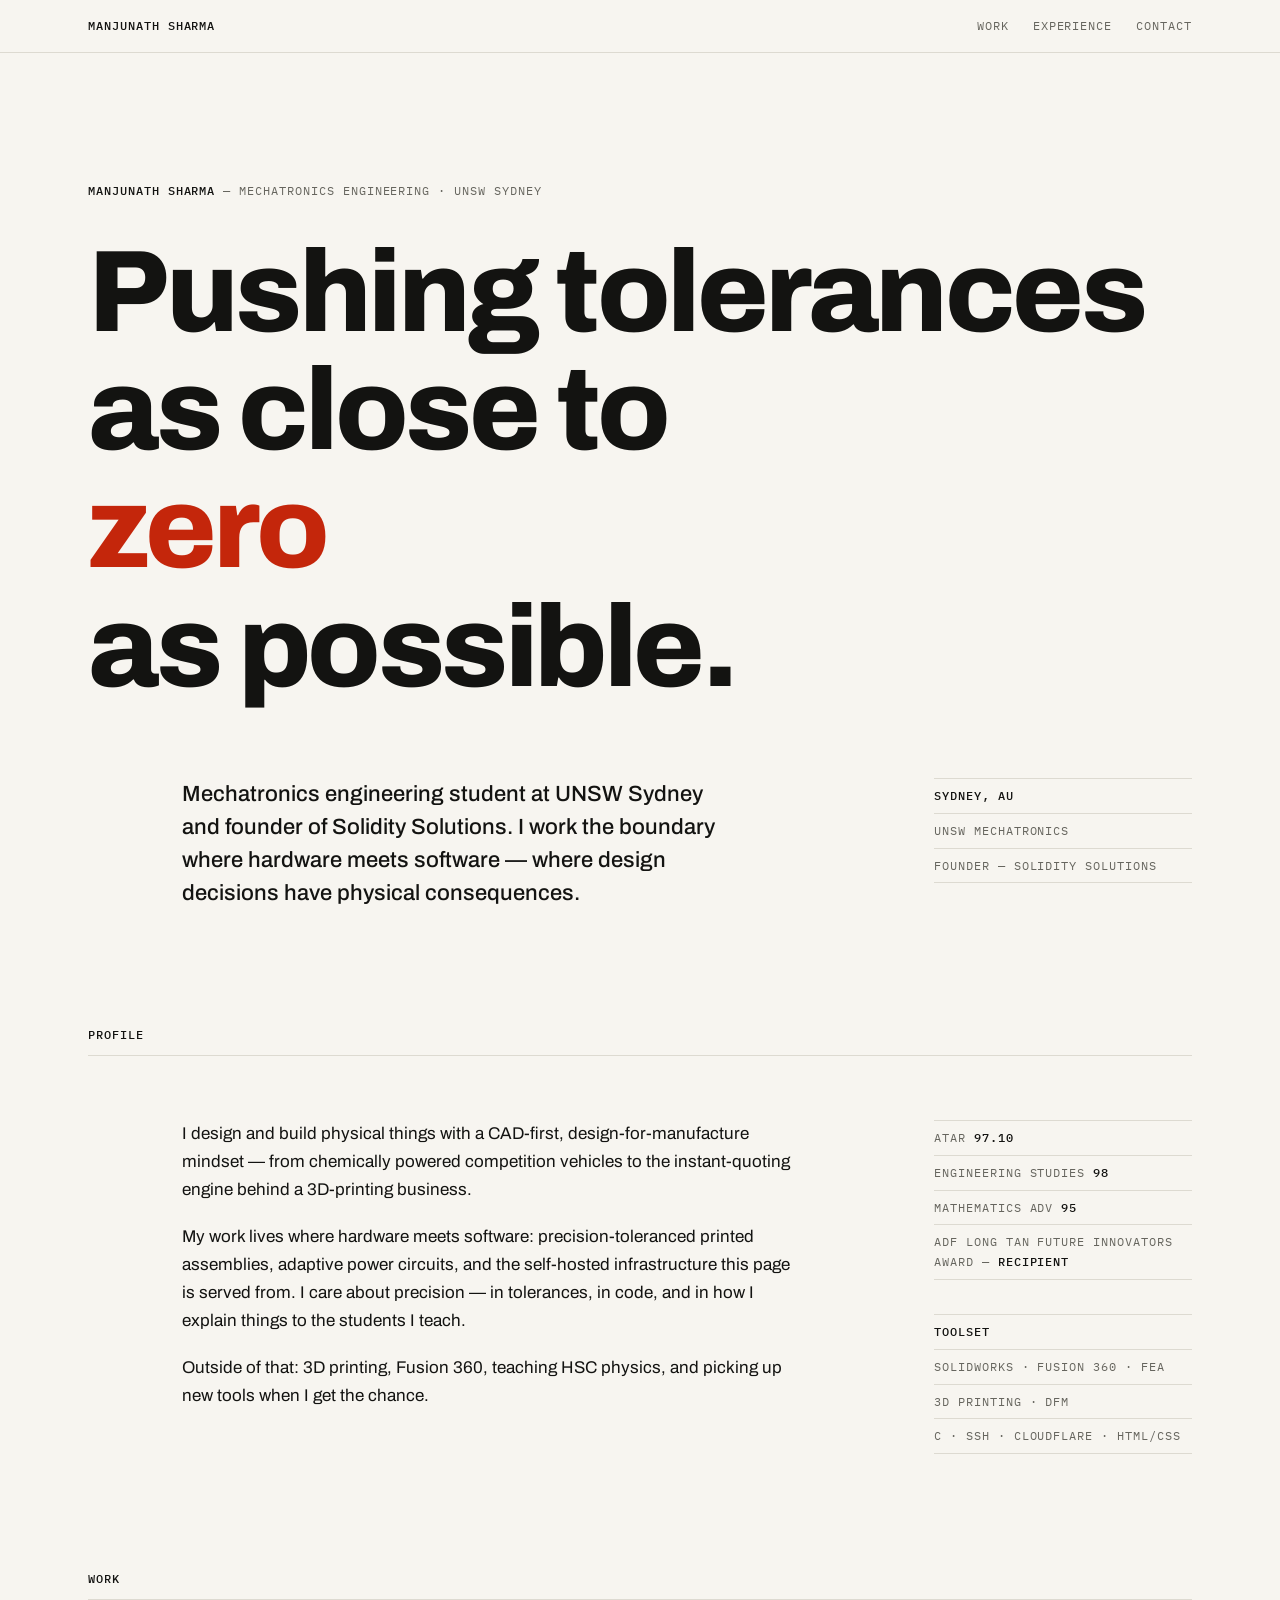
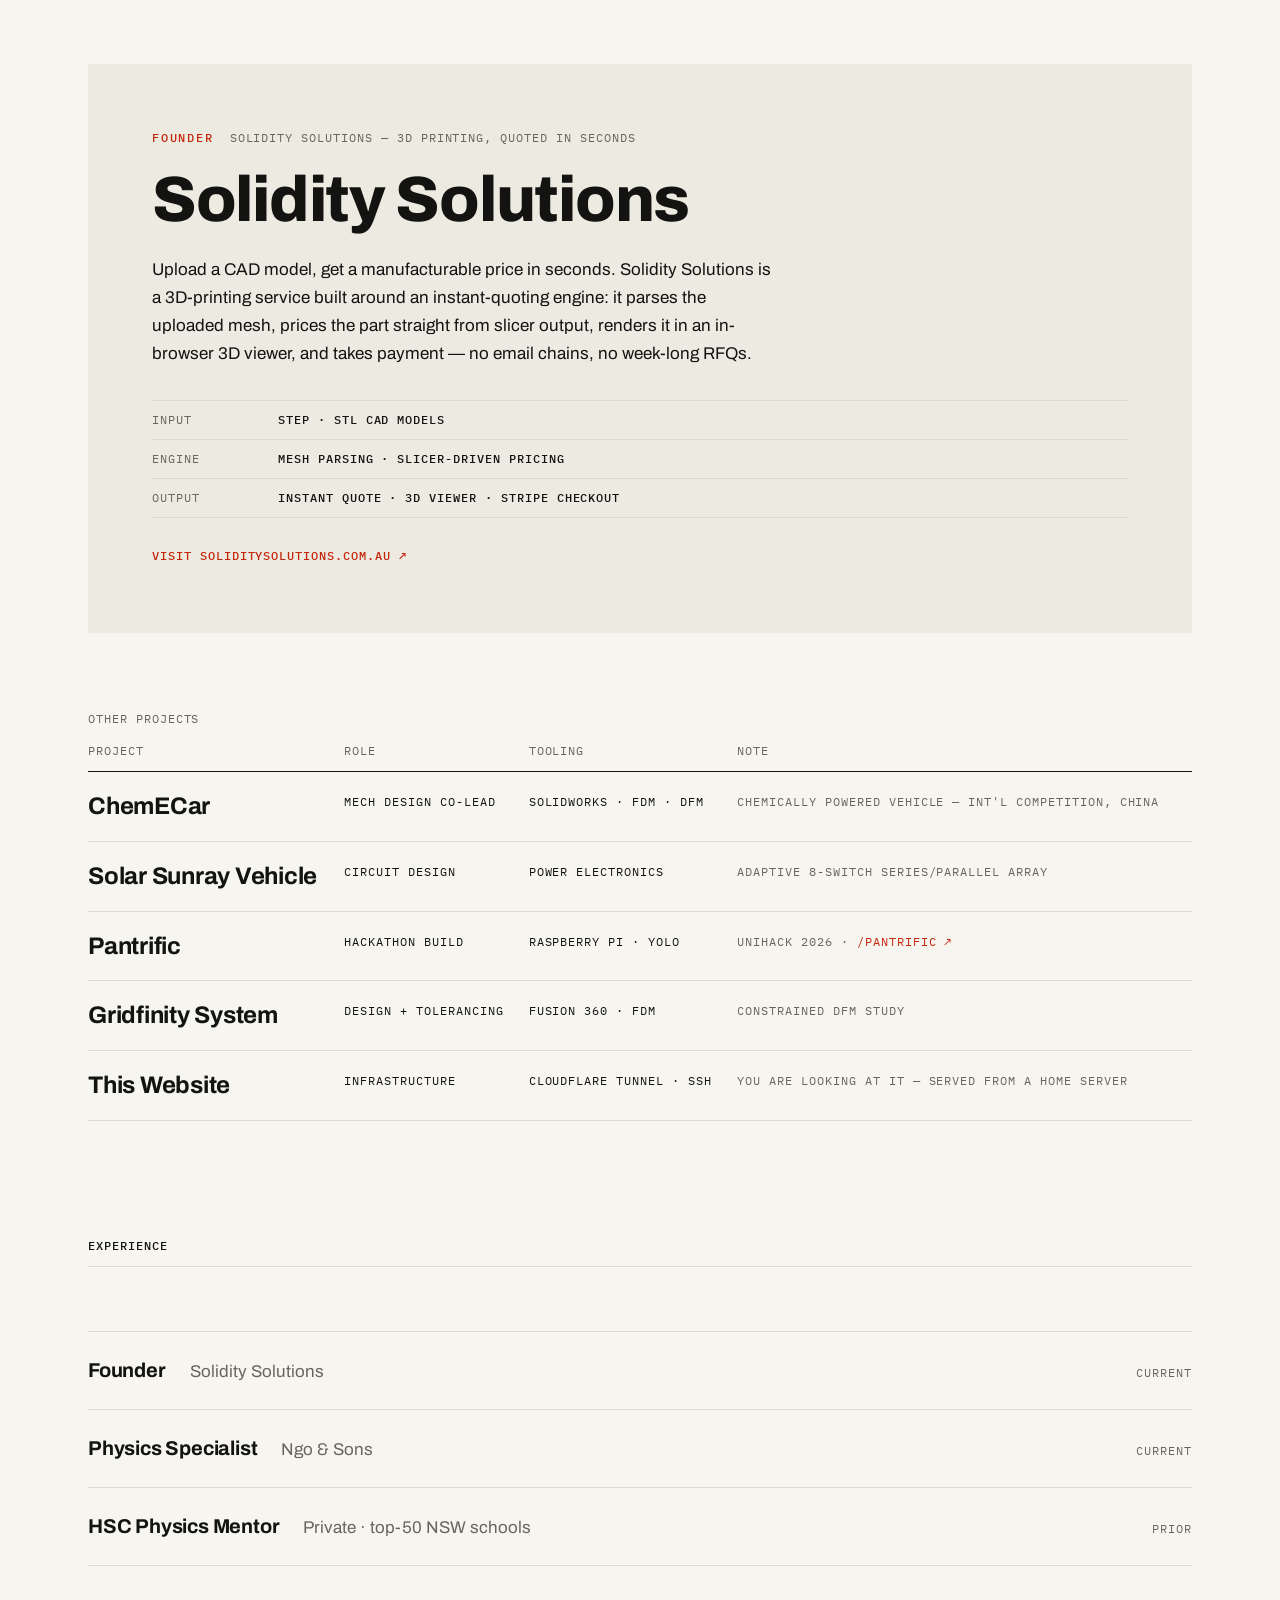
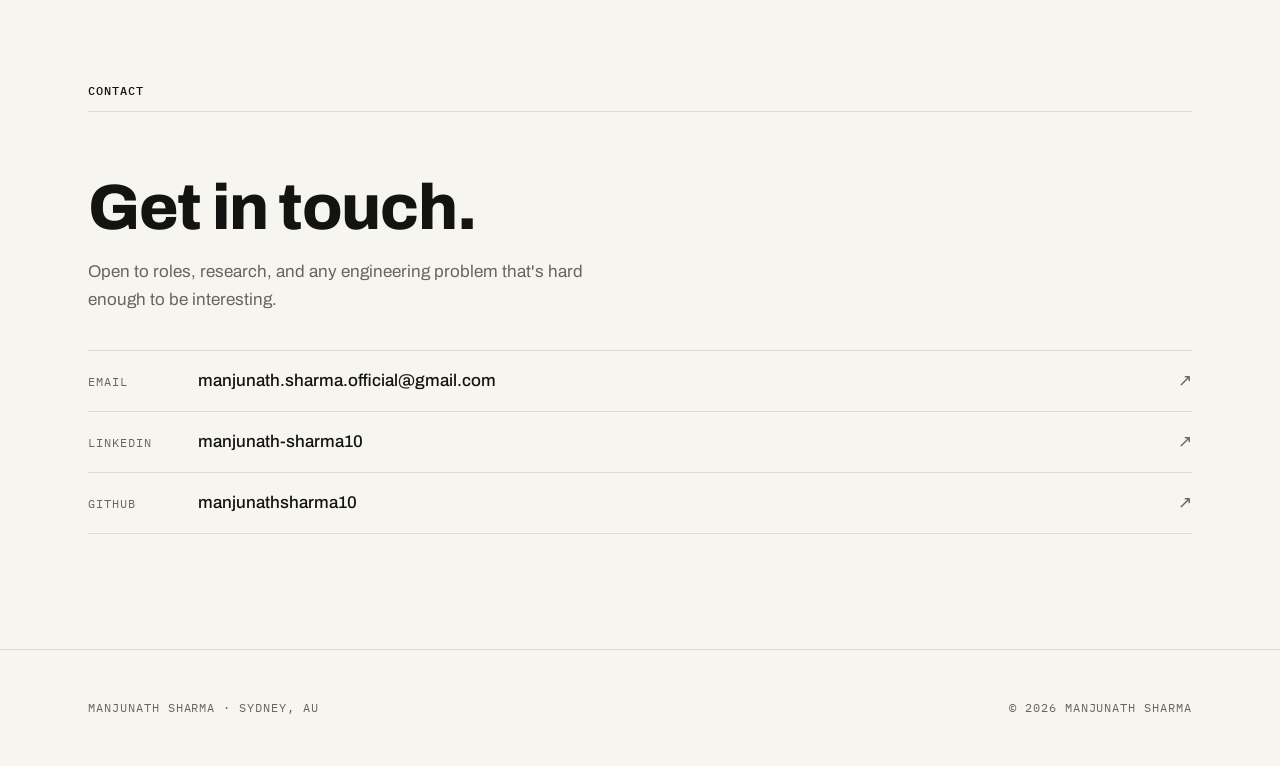
<file: index.html>
<!DOCTYPE html>
<html lang="en">
<head>
  <meta charset="UTF-8" />
  <meta name="viewport" content="width=device-width, initial-scale=1.0" />
  <title>Manjunath Sharma — Mechatronics · UNSW Sydney</title>
  <meta name="description" content="Manjunath Sharma — mechatronics engineering student at UNSW Sydney and founder of Solidity Solutions. CAD, DfM and precision manufacturing." />
  <meta name="theme-color" content="#F7F5F0" />
  <meta property="og:title" content="Manjunath Sharma — Mechatronics · UNSW Sydney" />
  <meta property="og:description" content="Mechatronics engineering student at UNSW Sydney and founder of Solidity Solutions." />
  <meta property="og:type" content="website" />
  <link rel="icon" href="data:image/svg+xml,%3Csvg xmlns='http://www.w3.org/2000/svg' viewBox='0 0 64 64'%3E%3Crect width='64' height='64' fill='%23F7F5F0'/%3E%3Ctext x='32' y='46' font-family='Courier New,monospace' font-size='42' font-weight='700' fill='%23C4260B' text-anchor='middle'%3E±%3C/text%3E%3C/svg%3E" />
  <link rel="preconnect" href="https://fonts.googleapis.com" />
  <link rel="preconnect" href="https://fonts.gstatic.com" crossorigin />
  <link href="https://fonts.googleapis.com/css2?family=Archivo:wght@400;500;700;800&family=IBM+Plex+Mono:wght@400;500&display=swap" rel="stylesheet" />
  <style>
    /* ============================================================
       Paper, ink, one red. Two typefaces, each with one job.
       ============================================================ */

    :root {
      --paper:    #F7F5F0;
      --ink:      #131311;
      --graphite: #66655E;
      --hairline: #DDDAD1;
      --red:      #C4260B;
      --panel:    #EDEAE2;
      color-scheme: light;
    }

    /* Metric-adjusted fallback so the giant hero doesn't jump on slow first paint */
    @font-face {
      font-family: 'Archivo Fallback';
      src: local('Arial'), local('Helvetica Neue'), local('Helvetica');
      size-adjust: 100.5%;
      ascent-override: 91%;
      descent-override: 22%;
      line-gap-override: 0%;
    }
    @font-face {
      font-family: 'Archivo Fallback';
      font-weight: 700 800;
      src: local('Arial Bold');
      size-adjust: 103.5%;
      ascent-override: 91%;
      descent-override: 22%;
      line-gap-override: 0%;
    }

    *, *::before, *::after { box-sizing: border-box; margin: 0; padding: 0; }

    html { -webkit-text-size-adjust: 100%; }

    body {
      background: var(--paper);
      color: var(--ink);
      font-family: 'Archivo', 'Archivo Fallback', sans-serif;
      font-size: 1.0625rem;
      line-height: 1.65;
      font-weight: 400;
      -webkit-font-smoothing: antialiased;
    }

    ::selection { background: var(--ink); color: var(--paper); }

    a { color: inherit; }
    :focus-visible { outline: 2px solid var(--red); outline-offset: 3px; }

    /* ── type roles ──────────────────────────────────────────── */
    .mono {
      font-family: 'IBM Plex Mono', ui-monospace, 'SF Mono', Menlo, monospace;
      font-size: 0.75rem;
      font-weight: 400;
      letter-spacing: 0.08em;
      text-transform: uppercase;
      font-variant-numeric: tabular-nums;
    }
    .mono strong { font-weight: 500; }

    /* ── layout ─────────────────────────────────────────────── */
    .wrap {
      max-width: 1200px;
      margin: 0 auto;
      padding-inline: clamp(20px, 4vw, 48px);
    }

    .grid {
      display: grid;
      grid-template-columns: repeat(12, 1fr);
      gap: 24px;
    }

    section { padding-block: clamp(4rem, 9vw, 8rem) 0; }
    section[id] { scroll-margin-top: 84px; }

    /* section opener: label + hairline */
    .sec-head {
      border-bottom: 1px solid var(--hairline);
      padding-bottom: 10px;
      margin-bottom: clamp(2.5rem, 5vw, 4rem);
    }
    .sec-head .lbl { font: inherit; margin: 0; color: var(--ink); font-weight: 500; }

    /* ── skip link ──────────────────────────────────────────── */
    .skip {
      position: absolute; left: -9999px; top: 0;
      background: var(--ink); color: var(--paper);
      padding: 8px 16px; z-index: 200;
    }
    .skip:focus { left: 0; }

    /* ── masthead ───────────────────────────────────────────── */
    header {
      position: sticky;
      top: 0;
      z-index: 100;
      background: var(--paper);
      border-bottom: 1px solid var(--hairline);
    }
    .masthead {
      display: flex;
      align-items: center;
      gap: 28px;
      height: 52px;
    }
    .masthead .name {
      font-weight: 500;
      color: var(--ink);
      text-decoration: none;
      white-space: nowrap;
    }
    nav {
      margin-left: auto;
    }
    nav ul {
      display: flex;
      gap: 24px;
      list-style: none;
    }
    nav a {
      color: var(--graphite);
      text-decoration: none;
      transition: color 0.15s;
    }
    nav a:hover { color: var(--red); }

    nav a { white-space: nowrap; }

    @media (max-width: 767px) {
      header { position: static; }
      .masthead {
        flex-wrap: wrap;
        height: auto;
        padding-block: 12px;
        row-gap: 6px;
        gap: 16px;
      }
      nav { flex-basis: 100%; margin-left: 0; }
      nav ul { justify-content: space-between; gap: 12px; }
    }

    /* ── hero ───────────────────────────────────────────────── */
    .hero { padding-block: clamp(4rem, 10vw, 8.5rem) 0; }

    .hero .overline {
      color: var(--graphite);
      display: block;
      margin-bottom: clamp(1.25rem, 3vw, 2rem);
    }
    .hero .overline strong { color: var(--ink); }

    h1 {
      font-size: clamp(2rem, 9.5vw, 7.25rem);
      font-weight: 800;
      line-height: 1.02;
      letter-spacing: -0.03em;
      text-wrap: balance;
    }
    h1 span { display: block; }
    h1 .zero { color: var(--red); }

    @media (max-width: 360px) {
      h1 { font-size: clamp(1.55rem, 8.75vw, 2rem); }
    }

    .hero .grid { margin-top: clamp(2.5rem, 6vw, 4.5rem); }

    .lede {
      grid-column: 2 / 8;
      font-size: 1.375rem;
      font-weight: 500;
      line-height: 1.5;
      text-wrap: pretty;
    }

    .hero-rail { grid-column: 10 / 13; }

    .rail-list { list-style: none; }
    .rail-list li {
      color: var(--graphite);
      padding-block: 7px;
      border-bottom: 1px solid var(--hairline);
    }
    .rail-list li strong { color: var(--ink); }
    .rail-list li:first-child { border-top: 1px solid var(--hairline); }

    @media (max-width: 767px) {
      .lede { grid-column: 1 / -1; font-size: 1.2rem; }
      .hero-rail { grid-column: 1 / -1; }
    }

    /* ── profile ────────────────────────────────────────────── */
    .prose { grid-column: 2 / 9; max-width: 62ch; text-wrap: pretty; }
    .prose p + p { margin-top: 1.1em; }
    .rail { grid-column: 10 / 13; }
    .rail .blk + .blk { margin-top: 34px; }

    @media (max-width: 767px) {
      .prose { grid-column: 1 / -1; }
      .rail { grid-column: 1 / -1; }
    }

    /* ── work: flagship panel ───────────────────────────────── */
    .flagship {
      background: var(--panel);
      padding: clamp(28px, 5vw, 64px);
      margin-bottom: clamp(3rem, 6vw, 5rem);
    }
    .flag-tag {
      display: flex;
      align-items: baseline;
      gap: 16px;
      margin-bottom: 20px;
    }
    .flag-tag .founder { color: var(--red); font-weight: 500; letter-spacing: 0.15em; }
    .flag-tag .co { color: var(--graphite); }
    .flagship h3 {
      font-size: clamp(2.2rem, 5vw, 4rem);
      font-weight: 800;
      letter-spacing: -0.02em;
      line-height: 1;
      margin-bottom: 24px;
    }
    .flagship > p { max-width: 62ch; text-wrap: pretty; }
    .spec {
      margin-top: 32px;
      border-top: 1px solid var(--hairline);
    }
    .spec div {
      display: grid;
      grid-template-columns: 110px 1fr;
      gap: 16px;
      padding-block: 9px;
      border-bottom: 1px solid var(--hairline);
    }
    .spec dt { color: var(--graphite); }
    .spec dd { color: var(--ink); font-weight: 500; }
    .flag-link {
      display: inline-block;
      margin-top: 28px;
      color: var(--red);
      font-weight: 500;
      text-decoration: none;
      border-bottom: 1px solid transparent;
      padding-bottom: 2px;
    }
    .flag-link:hover { border-bottom-color: var(--red); }

    /* ── work: project table ────────────────────────────────── */
    .register { width: 100%; border-collapse: collapse; }
    .register caption {
      text-align: left;
      color: var(--graphite);
      padding-bottom: 12px;
    }
    .register th {
      text-align: left;
      color: var(--graphite);
      font-weight: 400;
      border-bottom: 1px solid var(--ink);
      padding: 0 20px 10px 0;
    }
    .register td {
      border-bottom: 1px solid var(--hairline);
      padding: 20px 20px 20px 0;
      vertical-align: top;
    }
    .register .pname {
      font-size: 1.5rem;
      font-weight: 700;
      letter-spacing: -0.01em;
      line-height: 1.2;
    }
    .register .note-cell { color: var(--graphite); }
    .register a { color: var(--red); text-decoration: none; }
    .register a:hover { text-decoration: underline; text-underline-offset: 4px; }

    /* hover: red slide-in rule along the row's bottom edge */
    @media (hover: hover) {
      .register tbody tr {
        background-image: linear-gradient(var(--red), var(--red));
        background-repeat: no-repeat;
        background-position: left bottom;
        background-size: 0 1px;
        transition: background-size 0.25s ease;
      }
      .register tbody tr:hover { background-size: 100% 1px; }
      .register tbody tr:hover .pname { color: var(--red); }
    }

    /* mobile collapse: stacked cards, mono labels above values */
    @media (max-width: 767px) {
      .register thead { position: absolute; left: -9999px; }
      .register, .register caption, .register tbody, .register tr, .register td { display: block; }
      .register tr { border-bottom: 1px solid var(--hairline); padding-block: 20px; }
      .register td { border: none; padding: 6px 0; }
      .register td[data-label]::before {
        content: attr(data-label);
        display: block;
        font-family: 'IBM Plex Mono', monospace;
        font-size: 0.6875rem;
        letter-spacing: 0.08em;
        text-transform: uppercase;
        color: var(--graphite);
        margin-bottom: 2px;
      }
    }

    /* ── experience ─────────────────────────────────────────── */
    .xp { list-style: none; border-top: 1px solid var(--hairline); }
    .xp li {
      display: flex;
      align-items: baseline;
      gap: 24px;
      flex-wrap: wrap;
      padding-block: 22px;
      border-bottom: 1px solid var(--hairline);
    }
    .xp .role { font-size: 1.25rem; font-weight: 700; letter-spacing: -0.01em; }
    .xp .org { color: var(--graphite); }
    .xp .when { margin-left: auto; color: var(--graphite); white-space: nowrap; }

    @media (max-width: 767px) {
      .xp .when { margin-left: 0; width: 100%; }
    }

    /* ── contact ────────────────────────────────────────────── */
    .contact .touch {
      font-size: clamp(2.4rem, 6vw, 4rem);
      font-weight: 800;
      letter-spacing: -0.02em;
      line-height: 1;
      margin-bottom: 18px;
    }
    .contact .pitch { max-width: 52ch; color: var(--graphite); text-wrap: pretty; }
    .channels { list-style: none; margin-top: 36px; border-top: 1px solid var(--hairline); }
    .channels li { border-bottom: 1px solid var(--hairline); }
    .channels a {
      display: flex;
      align-items: baseline;
      gap: 20px;
      flex-wrap: wrap;
      padding-block: 16px;
      text-decoration: none;
      transition: color 0.15s;
    }
    .channels .ch { color: var(--graphite); min-width: 90px; }
    .channels .val { font-weight: 500; }
    .channels .arrow { margin-left: auto; color: var(--graphite); }
    .channels a:hover .val, .channels a:hover .arrow { color: var(--red); }

    /* ── footer ─────────────────────────────────────────────── */
    footer {
      margin-top: clamp(4rem, 9vw, 8rem);
      border-top: 1px solid var(--hairline);
      padding-block: clamp(2rem, 4vw, 3rem);
    }
    .footline {
      display: flex;
      justify-content: space-between;
      flex-wrap: wrap;
      gap: 8px;
      color: var(--graphite);
    }
  </style>
</head>
<body>
  <a class="skip mono" href="#work">Skip to work</a>

  <header>
    <div class="wrap masthead">
      <a class="name mono" href="#top">Manjunath Sharma</a>
      <nav aria-label="Sections">
        <ul class="mono">
          <li><a href="#work">Work</a></li>
          <li><a href="#experience">Experience</a></li>
          <li><a href="#contact">Contact</a></li>
        </ul>
      </nav>
    </div>
  </header>

  <main id="top">

    <!-- ── HERO ──────────────────────────────────────────────── -->
    <section class="hero" aria-label="Introduction">
      <div class="wrap">
        <span class="overline mono"><strong>Manjunath Sharma</strong> — Mechatronics Engineering · UNSW Sydney</span>
        <h1>
          <span>Pushing tolerances</span>
          <span>as close to <span class="zero">zero</span></span>
          <span>as possible.</span>
        </h1>
        <div class="grid">
          <p class="lede">Mechatronics engineering student at UNSW Sydney and founder of Solidity Solutions. I work the boundary where hardware meets software — where design decisions have physical consequences.</p>
          <div class="hero-rail">
            <ul class="rail-list mono">
              <li><strong>Sydney, AU</strong></li>
              <li>UNSW Mechatronics</li>
              <li>Founder — Solidity Solutions</li>
            </ul>
          </div>
        </div>
      </div>
    </section>

    <!-- ── PROFILE ───────────────────────────────────────────── -->
    <section id="profile" aria-label="Profile">
      <div class="wrap">
        <div class="sec-head mono">
          <h2 class="lbl">Profile</h2>
        </div>
        <div class="grid">
          <div class="prose">
            <p>I design and build physical things with a CAD-first, design-for-manufacture mindset — from chemically powered competition vehicles to the instant-quoting engine behind a 3D-printing business.</p>
            <p>My work lives where hardware meets software: precision-toleranced printed assemblies, adaptive power circuits, and the self-hosted infrastructure this page is served from. I care about precision — in tolerances, in code, and in how I explain things to the students I teach.</p>
            <p>Outside of that: 3D printing, Fusion 360, teaching HSC physics, and picking up new tools when I get the chance.</p>
          </div>
          <div class="rail">
            <div class="blk">
              <ul class="rail-list mono">
                <li>ATAR <strong>97.10</strong></li>
                <li>Engineering Studies <strong>98</strong></li>
                <li>Mathematics Adv <strong>95</strong></li>
                <li>ADF Long Tan Future Innovators Award — <strong>Recipient</strong></li>
              </ul>
            </div>
            <div class="blk">
              <ul class="rail-list mono">
                <li><strong>Toolset</strong></li>
                <li>SolidWorks · Fusion 360 · FEA</li>
                <li>3D Printing · DfM</li>
                <li>C · SSH · Cloudflare · HTML/CSS</li>
              </ul>
            </div>
          </div>
        </div>
      </div>
    </section>

    <!-- ── WORK ──────────────────────────────────────────────── -->
    <section id="work" aria-label="Work">
      <div class="wrap">
        <div class="sec-head mono">
          <h2 class="lbl">Work</h2>
        </div>

        <article class="flagship">
          <div class="flag-tag mono">
            <span class="founder">Founder</span>
            <span class="co">Solidity Solutions — 3D printing, quoted in seconds</span>
          </div>
          <h3>Solidity Solutions</h3>
          <p>Upload a CAD model, get a manufacturable price in seconds. Solidity Solutions is a 3D-printing service built around an instant-quoting engine: it parses the uploaded mesh, prices the part straight from slicer output, renders it in an in-browser 3D viewer, and takes payment — no email chains, no week-long RFQs.</p>
          <dl class="spec mono">
            <div><dt>Input</dt><dd>STEP · STL CAD models</dd></div>
            <div><dt>Engine</dt><dd>Mesh parsing · slicer-driven pricing</dd></div>
            <div><dt>Output</dt><dd>Instant quote · 3D viewer · Stripe checkout</dd></div>
          </dl>
          <a class="flag-link mono" href="https://soliditysolutions.com.au" target="_blank" rel="noopener">Visit soliditysolutions.com.au ↗</a>
        </article>

        <table class="register" role="table">
          <caption class="mono">Other projects</caption>
          <thead class="mono" role="rowgroup">
            <tr role="row"><th scope="col" role="columnheader">Project</th><th scope="col" role="columnheader">Role</th><th scope="col" role="columnheader">Tooling</th><th scope="col" role="columnheader">Note</th></tr>
          </thead>
          <tbody role="rowgroup">
            <tr role="row">
              <td class="pname" role="cell">ChemECar</td>
              <td class="mono" role="cell" data-label="Role">Mech design co-lead</td>
              <td class="mono" role="cell" data-label="Tooling">SolidWorks · FDM · DfM</td>
              <td class="note-cell mono" role="cell" data-label="Note">Chemically powered vehicle — int'l competition, China</td>
            </tr>
            <tr role="row">
              <td class="pname" role="cell">Solar Sunray Vehicle</td>
              <td class="mono" role="cell" data-label="Role">Circuit design</td>
              <td class="mono" role="cell" data-label="Tooling">Power electronics</td>
              <td class="note-cell mono" role="cell" data-label="Note">Adaptive 8-switch series/parallel array</td>
            </tr>
            <tr role="row">
              <td class="pname" role="cell">Pantrific</td>
              <td class="mono" role="cell" data-label="Role">Hackathon build</td>
              <td class="mono" role="cell" data-label="Tooling">Raspberry Pi · YOLO</td>
              <td class="note-cell mono" role="cell" data-label="Note">UNIHACK 2026 · <a href="/pantrific/">/pantrific ↗</a></td>
            </tr>
            <tr role="row">
              <td class="pname" role="cell">Gridfinity System</td>
              <td class="mono" role="cell" data-label="Role">Design + tolerancing</td>
              <td class="mono" role="cell" data-label="Tooling">Fusion 360 · FDM</td>
              <td class="note-cell mono" role="cell" data-label="Note">Constrained DfM study</td>
            </tr>
            <tr role="row">
              <td class="pname" role="cell">This Website</td>
              <td class="mono" role="cell" data-label="Role">Infrastructure</td>
              <td class="mono" role="cell" data-label="Tooling">Cloudflare Tunnel · SSH</td>
              <td class="note-cell mono" role="cell" data-label="Note">You are looking at it — served from a home server</td>
            </tr>
          </tbody>
        </table>
      </div>
    </section>

    <!-- ── EXPERIENCE ────────────────────────────────────────── -->
    <section id="experience" aria-label="Experience">
      <div class="wrap">
        <div class="sec-head mono">
          <h2 class="lbl">Experience</h2>
        </div>
        <ul class="xp">
          <li>
            <span class="role">Founder</span>
            <span class="org">Solidity Solutions</span>
            <span class="when mono">Current</span>
          </li>
          <li>
            <span class="role">Physics Specialist</span>
            <span class="org">Ngo &amp; Sons</span>
            <span class="when mono">Current</span>
          </li>
          <li>
            <span class="role">HSC Physics Mentor</span>
            <span class="org">Private · top-50 NSW schools</span>
            <span class="when mono">Prior</span>
          </li>
        </ul>
      </div>
    </section>

    <!-- ── CONTACT ───────────────────────────────────────────── -->
    <section id="contact" class="contact" aria-label="Contact">
      <div class="wrap">
        <div class="sec-head mono">
          <h2 class="lbl">Contact</h2>
        </div>
        <h3 class="touch">Get in touch.</h3>
        <p class="pitch">Open to roles, research, and any engineering problem that's hard enough to be interesting.</p>
        <ul class="channels">
          <li>
            <a href="mailto:manjunath.sharma.official@gmail.com">
              <span class="ch mono">Email</span>
              <span class="val">manjunath.sharma.official@gmail.com</span>
              <span class="arrow" aria-hidden="true">↗</span>
            </a>
          </li>
          <li>
            <a href="https://linkedin.com/in/manjunath-sharma10" target="_blank" rel="noopener">
              <span class="ch mono">LinkedIn</span>
              <span class="val">manjunath-sharma10</span>
              <span class="arrow" aria-hidden="true">↗</span>
            </a>
          </li>
          <li>
            <a href="https://github.com/manjunathsharma10" target="_blank" rel="noopener">
              <span class="ch mono">GitHub</span>
              <span class="val">manjunathsharma10</span>
              <span class="arrow" aria-hidden="true">↗</span>
            </a>
          </li>
        </ul>
      </div>
    </section>
  </main>

  <footer>
    <div class="wrap">
      <div class="footline mono">
        <span>Manjunath Sharma · Sydney, AU</span>
        <span>© 2026 Manjunath Sharma</span>
      </div>
    </div>
  </footer>
</body>
</html>
</file>
